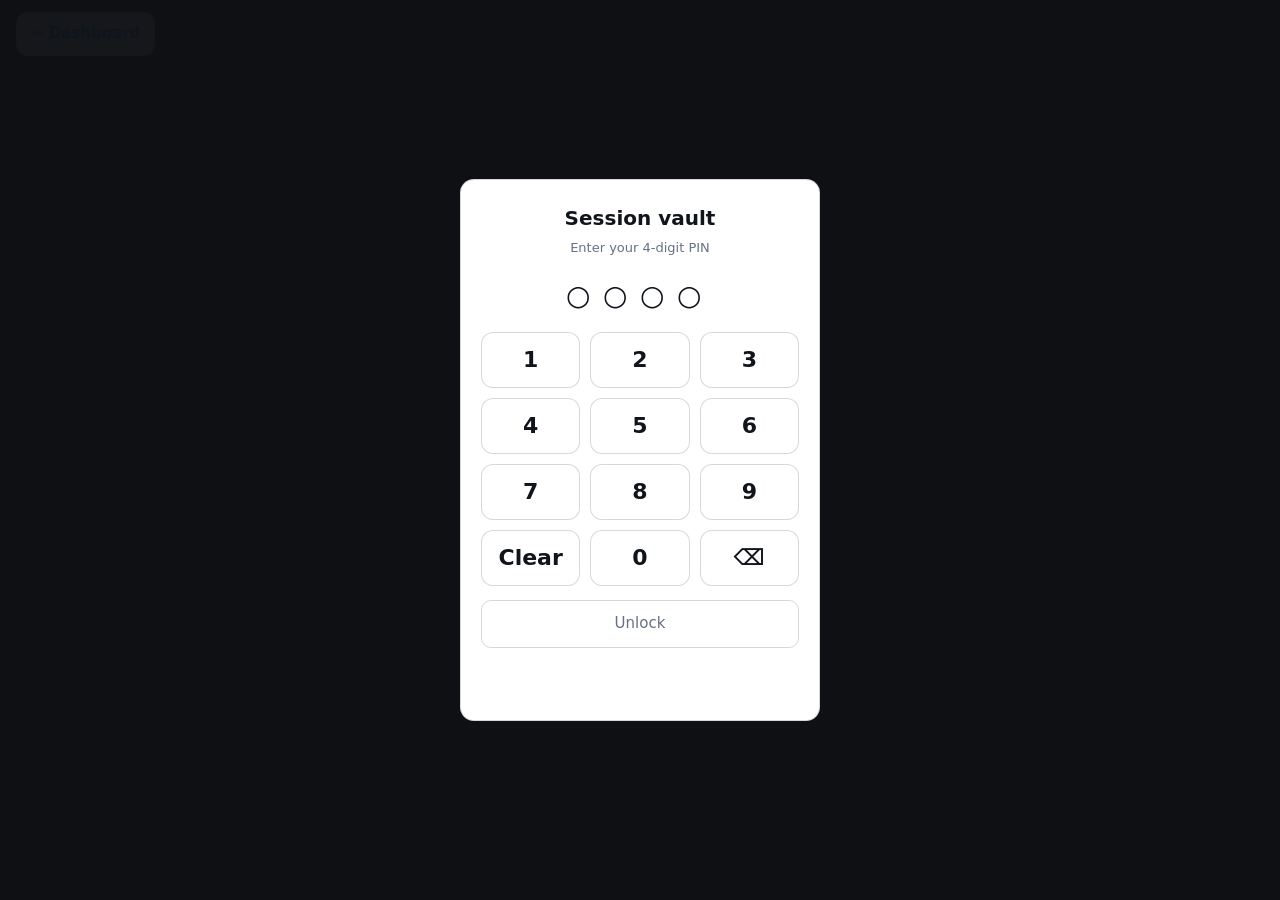
<file: companion/index.html>
<!DOCTYPE html>
<html lang="en-CA">
<head>
  <meta charset="utf-8">
  <meta name="viewport" content="width=device-width, initial-scale=1, viewport-fit=cover">
  <meta name="theme-color" content="#05070a">
  <meta name="apple-mobile-web-app-capable" content="yes">
  <meta name="description" content="PIN-gated companion continuity for Tesla drive mode.">
  <title>Session vault</title>
  <link rel="stylesheet" href="styles.css">
</head>
<body>
  <a class="back-link pin-back" href="../" aria-label="Return to dashboard">← Dashboard</a>

  <div id="pin-gate" aria-hidden="false">
    <div class="pin-card">
      <h1>Session vault</h1>
      <p>Enter your 4-digit PIN</p>
      <div class="pin-display" id="pin-display" aria-live="polite">••••</div>
      <div class="pin-grid" id="pin-grid">
        <button type="button" data-digit="1">1</button>
        <button type="button" data-digit="2">2</button>
        <button type="button" data-digit="3">3</button>
        <button type="button" data-digit="4">4</button>
        <button type="button" data-digit="5">5</button>
        <button type="button" data-digit="6">6</button>
        <button type="button" data-digit="7">7</button>
        <button type="button" data-digit="8">8</button>
        <button type="button" data-digit="9">9</button>
        <button type="button" data-action="clear">Clear</button>
        <button type="button" data-digit="0">0</button>
        <button type="button" data-action="back">⌫</button>
      </div>
      <div class="pin-actions">
        <button type="button" id="pin-submit">Unlock</button>
      </div>
      <p id="pin-error" style="color:var(--red);font-size:13px;min-height:18px;margin-top:12px"></p>
    </div>
  </div>

  <div id="app-shell" class="hidden">
    <header class="topbar">
      <a class="back-link" href="../" aria-label="Return to dashboard">← Dashboard</a>
      <h1 id="view-title">Universe</h1>
      <span class="status-dot" aria-hidden="true"></span>
    </header>

    <section class="tab-panel on" id="tab-universe" data-tab="Universe">
      <div class="chips" id="mode-chips">
        <button type="button" class="chip on" data-mode="walk">Walk in</button>
        <button type="button" class="chip" data-mode="date">Date night</button>
        <button type="button" class="chip" data-mode="roam">Free roam</button>
      </div>
      <div class="card" id="scene-card" style="display:none">
        <h3 id="scene-venue">—</h3>
        <div class="scene-box" id="scene-text"></div>
        <div class="btn-row">
          <button type="button" class="btn btn-ghost btn-sm" id="scene-next">Next line</button>
          <button type="button" class="btn btn-ghost btn-sm" id="scene-speak">Speak</button>
        </div>
      </div>
      <h2 class="sec-head">Metro Vancouver pins</h2>
      <div class="venue-list" id="venue-list"></div>
    </section>

    <section class="tab-panel" id="tab-feed" data-tab="Feed">
      <h2 class="sec-head">Continuity feed</h2>
      <div class="chips" id="feed-filter-chips">
        <button type="button" class="chip on" data-feed="all">All</button>
        <button type="button" class="chip" data-feed="chat">Chats</button>
        <button type="button" class="chip" data-feed="scene">Scenes</button>
        <button type="button" class="chip" data-feed="note">Notes</button>
      </div>
      <div id="feed-list"><p class="card" style="color:var(--muted)">No moments yet — chat or visit a venue.</p></div>
    </section>

    <section class="tab-panel" id="tab-chats" data-tab="Chats">
      <div class="chat-head">
        <div class="sec-head" id="chat-active-name" style="margin:0">With companion</div>
        <button type="button" class="btn btn-ghost btn-sm" id="chat-clear">Clear</button>
      </div>
      <div class="chips" id="chat-person-chips"></div>
      <div class="chat-log" id="chat-log"></div>
      <div class="chat-compose">
        <textarea id="chat-input" placeholder="Type a message…" rows="3"></textarea>
        <div class="btn-row">
          <button type="button" class="btn btn-primary" id="chat-send">Send</button>
          <button type="button" class="btn btn-ghost" id="chat-offline">Offline scene</button>
          <button type="button" class="btn btn-ghost" id="voice-btn" style="display:none">🎙 Hold to talk</button>
        </div>
        <div id="voice-hint" class="voice-hint hidden"></div>
      </div>
    </section>

    <section class="tab-panel" id="tab-people" data-tab="People">
      <h2 class="sec-head">Companions</h2>
      <div class="people-grid" id="people-list"></div>
      <div class="card" id="add-companion-card">
        <h3>Add companion</h3>
        <label class="set-label" style="display:block">
          <div class="t">Name</div>
          <input type="text" class="set-input" id="add-name" autocomplete="off">
        </label>
        <label class="set-label" style="display:block;margin-top:12px">
          <div class="t">Vibe</div>
          <input type="text" class="set-input" id="add-vibe" placeholder="Warm, curious, steady">
        </label>
        <label class="set-label" style="display:block;margin-top:12px">
          <div class="t">Avatar emoji</div>
          <input type="text" class="set-input" id="add-avatar" placeholder="🌿" maxlength="4">
        </label>
        <label class="set-label" style="display:block;margin-top:12px">
          <div class="t">Traits (comma-separated)</div>
          <input type="text" class="set-input" id="add-traits" placeholder="listener, planner">
        </label>
        <button type="button" class="btn btn-primary btn-sm" id="add-companion-btn" style="margin-top:12px">Add companion</button>
      </div>
    </section>

    <section class="tab-panel" id="tab-settings" data-tab="Settings">
      <div class="card">
        <h2 class="sec-head">Cloud chat</h2>
        <div class="chips" id="provider-chips">
          <button type="button" class="chip on" data-provider="openrouter">OpenRouter</button>
          <button type="button" class="chip" data-provider="openai">OpenAI</button>
          <button type="button" class="chip" data-provider="xai">xAI</button>
          <button type="button" class="chip" data-provider="custom">Custom</button>
        </div>
        <label class="set-label">
          <div class="t">API key</div>
          <div class="s">Stored only in this browser</div>
          <input type="password" class="set-input" id="set-api-key" autocomplete="off" spellcheck="false">
        </label>
        <label class="set-label" style="display:block;margin-top:12px">
          <div class="t">Model</div>
          <input type="text" class="set-input" id="set-model" placeholder="openrouter/auto">
        </label>
        <label class="set-label" style="display:block;margin-top:12px" id="custom-base-wrap">
          <div class="t">Custom base URL</div>
          <div class="s">OpenAI-compatible /v1 root</div>
          <input type="text" class="set-input" id="set-api-base" placeholder="https://api.example.com/v1">
        </label>
      </div>

      <div class="card">
        <h2 class="sec-head">Voice</h2>
        <div class="set-row">
          <div class="set-label">
            <div class="t">Voice input</div>
            <div class="s">Whisper-compatible transcription when mic works</div>
          </div>
          <label class="switch">
            <input type="checkbox" id="set-voice">
            <span class="switch-track"></span>
          </label>
        </div>
        <div id="voice-lock-hint" class="voice-hint hidden"></div>
      </div>

      <div class="card">
        <h2 class="sec-head">Private Gist vault</h2>
        <p style="color:var(--muted);font-size:13px;margin:0 0 12px">Sync <code>companion-memory-sync.json</code> with your iOS app via a secret Gist. Credentials stay on-device.</p>
        <div class="set-row">
          <div class="set-label">
            <div class="t">Auto-sync on unlock</div>
            <div class="s">Pull vault when you open Session vault</div>
          </div>
          <label class="switch">
            <input type="checkbox" id="set-auto-sync" checked>
            <span class="switch-track"></span>
          </label>
        </div>
        <label class="set-label" style="display:block">
          <div class="t">Gist ID</div>
          <input type="text" class="set-input" id="set-gist-id" autocomplete="off" spellcheck="false">
        </label>
        <label class="set-label" style="display:block;margin-top:12px">
          <div class="t">GitHub token</div>
          <div class="s">Fine-grained token with gist access</div>
          <input type="password" class="set-input" id="set-gist-token" autocomplete="off" spellcheck="false">
        </label>
        <div class="btn-row">
          <button type="button" class="btn btn-ghost btn-sm" id="vault-pull">Pull vault</button>
          <button type="button" class="btn btn-primary btn-sm" id="vault-push">Push vault</button>
        </div>
      </div>

      <div class="card">
        <h2 class="sec-head">PIN</h2>
        <label class="set-label" style="display:block">
          <div class="t">New 4-digit PIN</div>
          <input type="password" class="set-input" id="set-new-pin" inputmode="numeric" maxlength="4" autocomplete="off">
        </label>
        <button type="button" class="btn btn-ghost btn-sm" id="set-save-pin" style="margin-top:12px">Save PIN</button>
      </div>

      <div class="card">
        <h2 class="sec-head">Import / export</h2>
        <p style="color:var(--muted);font-size:13px;margin:0 0 8px">Paste JSON below (Tesla file pickers are unreliable).</p>
        <textarea class="set-textarea" id="import-area" placeholder="Paste package JSON…"></textarea>
        <div class="btn-row">
          <button type="button" class="btn btn-ghost btn-sm" id="import-btn">Import paste</button>
          <button type="button" class="btn btn-primary btn-sm" id="export-btn">Copy export</button>
        </div>
      </div>
    </section>

    <nav class="tabbar" id="tabbar" aria-label="Companion tabs">
      <button type="button" class="on" data-tab="universe">Universe</button>
      <button type="button" data-tab="feed">Feed</button>
      <button type="button" data-tab="chats">Chats</button>
      <button type="button" data-tab="people">People</button>
      <button type="button" data-tab="settings">Settings</button>
    </nav>
  </div>

  <div class="toast" id="toast" role="status"></div>

  <script src="sync.js"></script>
  <script src="app.js"></script>
</body>
</html>
</file>
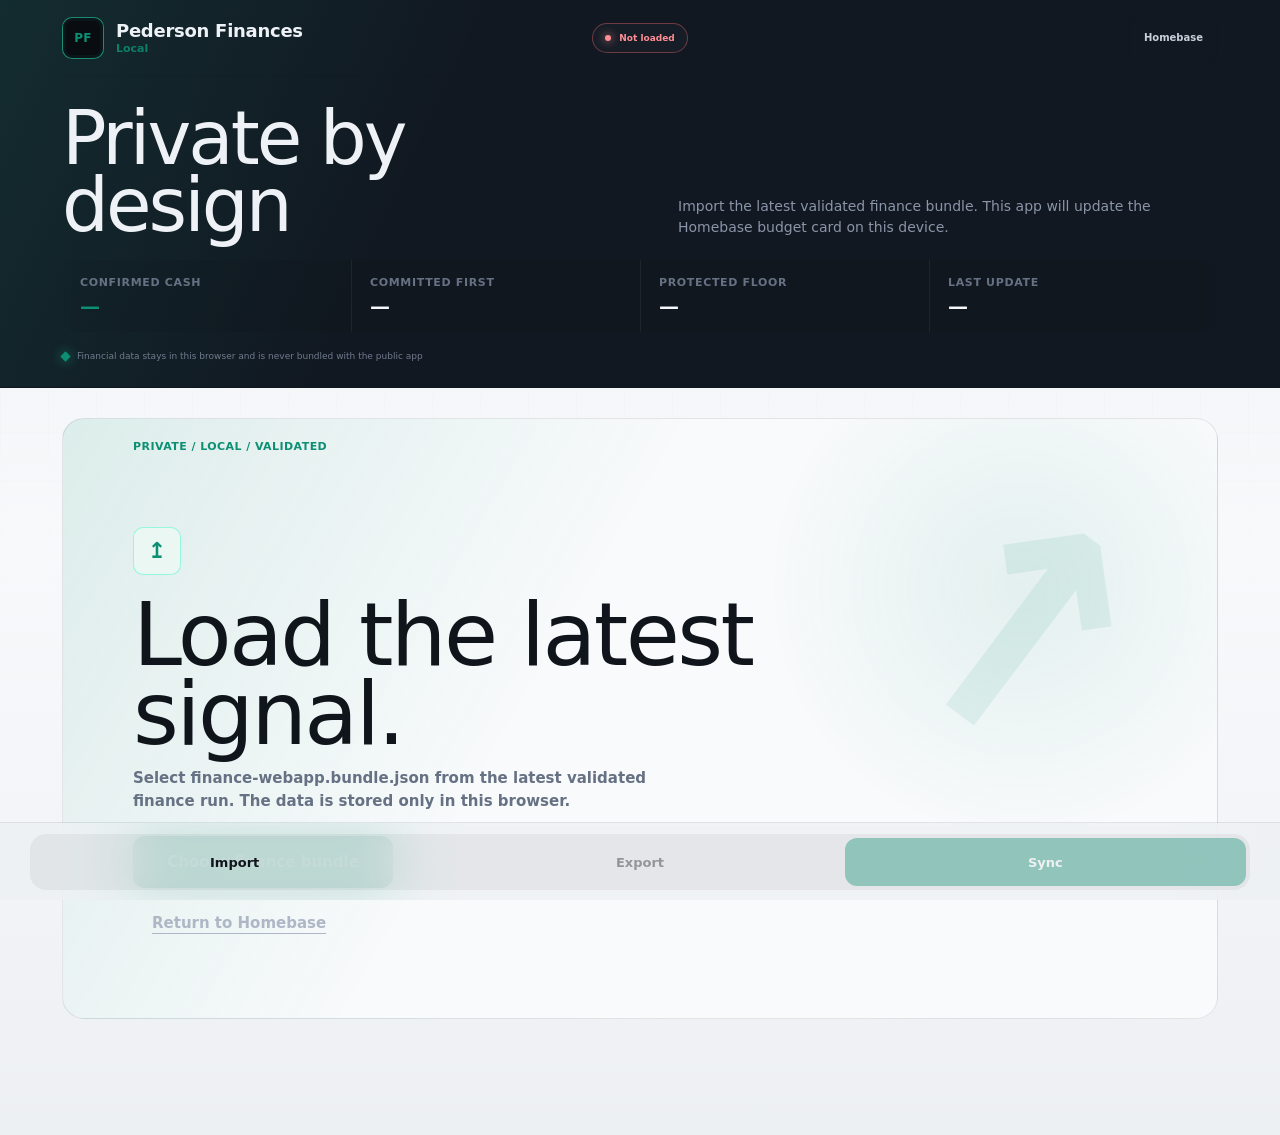
<file: finance/index.html>
<!doctype html>
<html lang="en-CA">
<head>
  <meta charset="utf-8">
  <meta name="viewport" content="width=device-width,initial-scale=1,viewport-fit=cover">
  <meta name="theme-color" content="#07090d">
  <meta name="apple-mobile-web-app-capable" content="yes">
  <meta name="apple-mobile-web-app-status-bar-style" content="black-translucent">
  <meta name="apple-mobile-web-app-title" content="Finances">
  <link rel="manifest" href="./manifest.webmanifest">
  <title>Pederson Finances</title>
  <style>
    :root{color-scheme:dark light;--ink:#eef2f7;--muted:#8b95a8;--bg:#05070a;--bg2:#0a0e14;--panel:#0d1219;--panel2:#121821;--line:rgba(255,255,255,.08);--line2:rgba(255,255,255,.15);--accent:#2af5c4;--accent-soft:rgba(42,245,196,.11);--accent-deep:#021712;--amber:#f2b84b;--red:#ff6b73;--shadow:0 18px 48px rgba(0,0,0,.44);--radius:14px;--display:-apple-system,BlinkMacSystemFont,"SF Pro Display","SF Pro Text","Segoe UI",system-ui,"Helvetica Neue",sans-serif;--ui:-apple-system,BlinkMacSystemFont,"SF Pro Display","SF Pro Text","Segoe UI",system-ui,"Helvetica Neue",sans-serif;--mono:ui-monospace,SFMono-Regular,"SF Mono",Menlo,Consolas,monospace}
    *{box-sizing:border-box}html{scroll-behavior:smooth;background:var(--bg)}body{margin:0;background:linear-gradient(180deg,var(--bg),var(--bg2) 50%,var(--bg));color:var(--ink);font:15px/1.45 var(--ui);-webkit-font-smoothing:antialiased;-webkit-text-size-adjust:100%}body::before{content:'';position:fixed;inset:0;pointer-events:none;background:linear-gradient(rgba(255,255,255,.018) 1px,transparent 1px),linear-gradient(90deg,rgba(255,255,255,.014) 1px,transparent 1px);background-size:48px 48px;mask-image:linear-gradient(to bottom,#000,transparent 72%)}
    button,a,.button{font-family:var(--ui)}button,.button{min-height:48px;border:0;border-radius:10px;padding:0 18px;display:inline-flex;align-items:center;justify-content:center;gap:8px;font-weight:800;cursor:pointer;text-decoration:none;transition:transform .15s,border-color .15s,background .15s}button:active,.button:active{transform:translateY(1px)}button:disabled{opacity:.38;cursor:not-allowed}.primary{background:var(--accent);color:var(--accent-deep);box-shadow:0 0 30px rgba(42,245,196,.13)}.secondary{background:transparent;color:var(--ink);border:1px solid var(--line2)}.ghost{background:transparent;color:inherit;padding-inline:12px;box-shadow:none}.danger{color:var(--red)}button:focus-visible,a:focus-visible{outline:2px solid var(--accent);outline-offset:3px}.sr-only{position:absolute;width:1px;height:1px;padding:0;margin:-1px;overflow:hidden;clip:rect(0,0,0,0);white-space:nowrap;border:0}
    .shell{min-height:100vh}.top{color:#eef2f7;background:#05070a;border-bottom:1px solid var(--line2);position:relative;overflow:hidden}.top::before{content:'';position:absolute;inset:0;background:linear-gradient(115deg,rgba(42,245,196,.08),transparent 33%),radial-gradient(700px 240px at 82% 0,rgba(42,245,196,.07),transparent 68%);pointer-events:none}.top::after{content:'';position:absolute;left:0;right:0;bottom:0;height:2px;background:linear-gradient(90deg,var(--accent) 0 14%,rgba(42,245,196,.2) 14% 34%,transparent 34%)}.top-inner,.main,.action-inner{max-width:1220px;margin:auto;position:relative}.top-inner{padding:calc(14px + env(safe-area-inset-top)) 22px 24px}.bar{display:grid;grid-template-columns:minmax(230px,1fr) auto minmax(230px,1fr);align-items:center;gap:18px;padding-bottom:14px;border-bottom:1px solid var(--line)}.brand{display:flex;align-items:center;gap:12px;min-width:0}.mark{width:42px;height:42px;border:1px solid rgba(42,245,196,.55);border-radius:10px;display:grid;place-items:center;background:#090d12;color:var(--accent);font:800 12px/1 var(--mono);letter-spacing:.08em;box-shadow:inset 0 0 0 3px rgba(42,245,196,.04)}.brand-lockup{display:flex;flex-direction:column;gap:3px;line-height:1}.brand strong{display:block;font:700 18px/1 var(--display);letter-spacing:-.025em}.brand small{display:block;font:700 9px/1 var(--mono);letter-spacing:.2em;text-transform:uppercase;color:var(--accent)}.bar-actions{justify-self:end;display:flex;gap:6px}.top .ghost{color:#c9d0dc;border:1px solid var(--line);border-radius:10px;min-height:48px;font:700 10px/1 var(--mono);letter-spacing:.08em;text-transform:uppercase}.status{display:inline-flex;align-items:center;justify-content:center;gap:8px;min-height:30px;border:1px solid var(--line2);background:rgba(255,255,255,.025);border-radius:999px;padding:6px 12px;font:700 9px/1 var(--mono);text-transform:uppercase;letter-spacing:.12em}.status::before{content:'';width:6px;height:6px;border-radius:50%;background:currentColor;box-shadow:0 0 10px currentColor}.status.current{border-color:rgba(42,245,196,.35);color:var(--accent)}.status.degraded{border-color:rgba(242,184,75,.38);color:var(--amber)}.status.blocked{border-color:rgba(255,107,115,.38);color:#ff8e95}
    .hero{display:grid;gap:20px;padding-top:24px}.hero-copy{display:grid;grid-template-columns:minmax(0,1fr) minmax(280px,540px);align-items:end;gap:28px}.hero-copy h1{font:700 clamp(38px,6vw,74px)/.9 var(--display);letter-spacing:-.055em;margin:0;font-variant-numeric:tabular-nums}.hero-copy p{margin:0;color:#8b95a8;font-size:13px;font-weight:600;line-height:1.65}.hero-metrics{display:grid;grid-template-columns:repeat(4,minmax(0,1fr));border:1px solid var(--line2);border-radius:12px;overflow:hidden;background:rgba(7,10,14,.72)}.hero-metric{min-width:0;padding:14px 16px;border-left:1px solid var(--line);scroll-snap-align:start}.hero-metric:first-child{border-left:0}.hero-metric small{display:block;color:#707b8e;font:700 9px/1.2 var(--mono);text-transform:uppercase;letter-spacing:.11em;white-space:nowrap;overflow:hidden;text-overflow:ellipsis}.hero-metric b{display:block;margin-top:7px;font:700 clamp(14px,2vw,20px)/1 var(--display);font-variant-numeric:tabular-nums;color:#f5f7fa;white-space:nowrap;overflow:hidden;text-overflow:ellipsis}.privacy{display:flex;align-items:center;gap:8px;color:#707b8e;font:600 9px/1.4 var(--mono);letter-spacing:.035em;text-transform:uppercase}.privacy-dot{width:7px;height:7px;border:1px solid var(--accent);transform:rotate(45deg);background:var(--accent);box-shadow:0 0 12px rgba(42,245,196,.5)}
    .main{padding:26px 22px 112px}.section-head{display:flex;align-items:end;justify-content:space-between;gap:12px;margin:30px 2px 10px;padding-bottom:9px;border-bottom:1px solid var(--line2)}.section-head h2{margin:0;font:700 11px/1 var(--mono);letter-spacing:.15em;text-transform:uppercase;color:var(--accent)}.section-head span{font:600 10px/1 var(--mono);letter-spacing:.04em;text-transform:uppercase;color:var(--muted)}.grid{display:grid;gap:12px}.card{background:linear-gradient(145deg,var(--panel),rgba(10,14,20,.88));border:1px solid var(--line);border-radius:var(--radius);box-shadow:0 8px 24px rgba(0,0,0,.18);padding:18px}.card h3{margin:0;font-size:13px}.card-label{display:flex;align-items:center;justify-content:space-between;gap:10px;color:var(--muted);font:700 10px/1 var(--mono);letter-spacing:.1em;text-transform:uppercase}.metric-value{font:700 clamp(32px,7vw,48px)/1 var(--display);letter-spacing:-.045em;margin:16px 0 6px;font-variant-numeric:tabular-nums}.metric-note{font-size:12px;color:var(--muted);font-weight:600}
    .health{display:grid;grid-template-columns:repeat(3,1fr);gap:1px;margin-top:17px;border:1px solid var(--line);border-radius:10px;overflow:hidden;background:var(--line)}.health div{background:var(--panel2);padding:11px;min-width:0}.health small{display:block;color:var(--muted);white-space:nowrap;overflow:hidden;text-overflow:ellipsis;font:700 9px/1 var(--mono);text-transform:uppercase;letter-spacing:.08em}.health b{display:block;font:700 11px/1.2 var(--mono);text-transform:uppercase;margin-top:6px}.good{color:var(--accent)}.warn{color:var(--amber)}.bad{color:var(--red)}
    .budget{padding:17px 0;border-top:1px solid var(--line)}.budget:first-child{border-top:0;padding-top:0}.budget:last-child{padding-bottom:0}.budget-row{display:flex;justify-content:space-between;align-items:end;gap:14px}.budget-row b{font:700 13px/1.2 var(--ui)}.budget-row b:last-child{text-align:right;font-family:var(--mono);font-size:11px;text-transform:uppercase}.budget small{display:block;color:var(--muted);margin-top:5px;font:600 10px/1.3 var(--mono);text-transform:uppercase}.track{height:15px;background:#05070a;border-radius:5px;margin-top:12px;overflow:hidden;border:1px solid var(--line2);box-shadow:inset 0 2px 5px rgba(0,0,0,.45)}.fill{height:100%;border-radius:3px;background:linear-gradient(90deg,#16b995,var(--accent));box-shadow:0 0 14px rgba(42,245,196,.2)}.fill.warn{background:linear-gradient(90deg,#b77a1e,var(--amber));box-shadow:none}.fill.bad{background:linear-gradient(90deg,#bd3f48,var(--red));box-shadow:none}
    .rows{display:grid;padding:7px}.row{position:relative;display:grid;grid-template-columns:minmax(0,1fr) auto;gap:12px;align-items:center;padding:13px 13px 13px 17px;border-top:1px solid var(--line)}.row::before{content:'';position:absolute;left:0;top:9px;bottom:9px;width:3px;border-radius:2px;background:var(--accent);box-shadow:0 0 10px rgba(42,245,196,.25)}.row:first-child{border-top:0}.row strong{display:block;font-weight:750}.row small{display:block;color:var(--muted);margin-top:4px;font:600 10px/1.4 var(--mono)}.amount{text-align:right;font:700 17px/1 var(--display);font-variant-numeric:tabular-nums}.pill{display:inline-flex;border-radius:5px;padding:4px 7px;font:700 9px/1 var(--mono);letter-spacing:.05em;background:var(--accent-soft);color:var(--accent);text-transform:uppercase}
    .alerts{display:grid;gap:7px}.alert{border-radius:8px;padding:12px 14px;background:rgba(242,184,75,.07);border:1px solid rgba(242,184,75,.16);border-left:4px solid var(--amber);color:#e7c580}.alert.high{background:rgba(255,107,115,.07);border-color:rgba(255,107,115,.16);border-left-color:var(--red);color:#ffabb0}.alert p{margin:0;font-weight:700}.alert small{display:block;margin-top:4px;font:600 9px/1 var(--mono);letter-spacing:.09em;text-transform:uppercase;opacity:.72}.empty{position:relative;min-height:clamp(390px,55vh,610px);display:flex;flex-direction:column;align-items:flex-start;justify-content:flex-end;overflow:hidden;padding:clamp(26px,6vw,70px);border:1px solid var(--line2);border-radius:14px;background:linear-gradient(120deg,rgba(42,245,196,.11),transparent 38%),radial-gradient(circle at 83% 28%,rgba(42,245,196,.12),transparent 23%),#090d12}.empty::before{content:'PRIVATE / LOCAL / VALIDATED';position:absolute;top:22px;left:clamp(26px,6vw,70px);color:var(--accent);font:700 9px/1 var(--mono);letter-spacing:.18em}.empty::after{content:'↗';position:absolute;right:6%;top:11%;color:rgba(42,245,196,.12);font:700 clamp(130px,24vw,300px)/1 var(--display);transform:rotate(-8deg)}.empty-icon{position:relative;z-index:1;width:48px;height:48px;margin:0 0 20px;border:1px solid rgba(42,245,196,.45);border-radius:10px;display:grid;place-items:center;background:#0b1515;color:var(--accent);font:700 22px/1 var(--display)}.empty h2{position:relative;z-index:1;max-width:850px;margin:0 0 14px;font:700 clamp(42px,8vw,88px)/.9 var(--display);letter-spacing:-.055em}.empty p{position:relative;z-index:1;color:var(--muted);max-width:570px;margin:0 0 24px;font-weight:600}.empty-actions{position:relative;z-index:1;display:flex;align-items:center;gap:12px;flex-wrap:wrap}.empty-actions .primary{min-width:230px;min-height:52px}.empty-actions .secondary{min-height:48px;border-color:transparent;text-decoration:underline;text-underline-offset:5px;color:#aeb7c6}.fineprint{font-size:11px;color:var(--muted);margin:14px 4px 0;line-height:1.55}.hidden{display:none!important}details.card summary{cursor:pointer;font:700 10px/1 var(--mono);letter-spacing:.1em;text-transform:uppercase;color:var(--muted)}
    .actions{position:fixed;z-index:20;left:0;right:0;bottom:0;padding:10px max(14px,env(safe-area-inset-right)) calc(10px + env(safe-area-inset-bottom)) max(14px,env(safe-area-inset-left));background:rgba(5,7,10,.9);backdrop-filter:blur(22px);-webkit-backdrop-filter:blur(22px);border-top:1px solid var(--line2)}.action-inner{display:grid;grid-template-columns:repeat(3,minmax(0,1fr));gap:0;border:1px solid var(--line2);border-radius:12px;overflow:hidden;background:#090d12}.action-inner button{min-width:0;min-height:48px;border:0;border-left:1px solid var(--line2);border-radius:0;background:transparent;color:#aab3c2;font:700 10px/1 var(--mono);letter-spacing:.11em;text-transform:uppercase;padding:0 10px}.action-inner button:first-child{border-left:0}.action-inner .primary{background:var(--accent);color:var(--accent-deep);box-shadow:none;min-height:48px}.bar-actions .button{min-height:48px;min-width:48px;padding-inline:14px}.toast{position:fixed;z-index:40;left:50%;bottom:calc(86px + env(safe-area-inset-bottom));transform:translate(-50%,14px);padding:12px 16px;border-radius:10px;background:#10161e;color:#f4f6fb;font-weight:700;box-shadow:var(--shadow);border:1px solid var(--line2);opacity:0;pointer-events:none;transition:.2s}.toast.show{opacity:1;transform:translate(-50%,0)}
    @media(min-width:720px){.top-inner{padding-inline:32px}.main{padding:30px 32px 116px}.grid.two{grid-template-columns:repeat(2,minmax(0,1fr))}.grid.three{grid-template-columns:repeat(3,minmax(0,1fr))}}
    @media(max-width:719px){.top-inner{padding-inline:max(14px,env(safe-area-inset-left)) max(14px,env(safe-area-inset-right))}.bar{grid-template-columns:minmax(0,1fr) auto}.bar>.status{grid-column:1/-1;grid-row:2;justify-self:start}.bar-actions{grid-column:2}.brand strong{font-size:15px}.hero-copy{grid-template-columns:1fr;gap:12px}.hero-copy h1{font-size:clamp(38px,12vw,58px)}.privacy{font-size:8px}.main{padding-inline:max(12px,env(safe-area-inset-left)) max(12px,env(safe-area-inset-right))}.section-head{align-items:start}.section-head span{text-align:right;font-size:8px}.empty{min-height:500px;padding:58px 24px 28px}.empty::before{left:24px}.empty h2{font-size:clamp(40px,14vw,64px)}.empty-actions{width:100%}.empty-actions .primary{width:100%;min-height:52px}.health{grid-template-columns:1fr}.health div+div{border-top:1px solid var(--line)}.row{padding-right:8px}.amount{font-size:14px}}
    @media(max-width:540px){.hero-metrics{display:flex;overflow-x:auto;overflow-y:hidden;scroll-snap-type:x mandatory;-webkit-overflow-scrolling:touch;scrollbar-width:none}.hero-metrics::-webkit-scrollbar{display:none}.hero-metric{flex:0 0 auto;min-width:120px;padding:14px 16px}.hero-metric small{font-size:9px;letter-spacing:.06em}.hero-metric b{font-size:14px}}
    @media(max-width:380px){.action-inner{grid-template-columns:repeat(2,minmax(0,1fr))}.action-inner #syncBtn{grid-column:1/-1;order:-1;border-left:0;border-bottom:1px solid var(--line2);min-height:52px}.action-inner button{padding:0 8px;font-size:9px;letter-spacing:.08em}}
    @media(prefers-color-scheme:light){:root{--ink:#10151c;--muted:#667184;--bg:#edf0f3;--bg2:#f7f8fa;--panel:#f9fafb;--panel2:#eef1f4;--line:rgba(10,18,28,.09);--line2:rgba(10,18,28,.17);--accent:#0d8f74;--accent-soft:rgba(13,143,116,.1);--accent-deep:#f5fffc;--amber:#a96710;--red:#c43c47;--shadow:0 18px 48px rgba(22,31,42,.13)}body{background:linear-gradient(180deg,#edf0f3,#f8f9fb 48%,#edf0f3)}body::before{background:linear-gradient(rgba(10,18,28,.025) 1px,transparent 1px),linear-gradient(90deg,rgba(10,18,28,.02) 1px,transparent 1px);background-size:48px 48px}.top{background:#111821}.top::before{background:linear-gradient(115deg,rgba(42,245,196,.09),transparent 34%)}.card{background:linear-gradient(145deg,#fff,#f5f7f9)}.health div{background:#eef1f4}.track{background:#dfe4e8;box-shadow:inset 0 1px 3px rgba(10,18,28,.12)}.empty{background:linear-gradient(120deg,rgba(13,143,116,.12),transparent 42%),radial-gradient(circle at 83% 28%,rgba(13,143,116,.09),transparent 24%),#f8fafb}.empty::after{color:rgba(13,143,116,.09)}.empty-icon{background:#eaf7f3}.actions{background:rgba(237,240,243,.92)}.action-inner{background:#f8fafb}.action-inner button{color:#334052}.action-inner .primary{color:#fff}.toast{background:#111821}}
    /* CALM TYPE PASS (2026-07-20) — Apple/Tesla-smooth: pull back the
       ex-Syne 0.11–0.2em uppercase tracking, drop 800 -> 600/700 weights,
       relax negative letter-spacing on big numbers. Placed last so
       source-order wins without !important. */
    .brand strong{font-weight:700;letter-spacing:-.015em}
    .brand small{font-family:var(--ui);font-weight:600;letter-spacing:.06em}
    .mark{font-family:var(--ui);font-weight:700;letter-spacing:.02em}
    .top .ghost{font-family:var(--ui);font-weight:600;letter-spacing:.04em}
    .status{font-family:var(--ui);font-weight:600;letter-spacing:.06em}
    .hero-copy h1{font-weight:600;letter-spacing:-.02em}
    .hero-metric small{font-family:var(--ui);font-weight:600;letter-spacing:.06em}
    .hero-metric b{font-weight:600;letter-spacing:-.005em}
    .privacy{font-family:var(--ui);font-weight:500;letter-spacing:.04em}
    .section-head h2{font-family:var(--ui);font-weight:600;letter-spacing:.08em}
    .section-head span{font-family:var(--ui);font-weight:500;letter-spacing:.04em}
    .card-label{font-family:var(--ui);font-weight:600;letter-spacing:.06em}
    .metric-value{font-weight:600;letter-spacing:-.02em}
    .health small,.health b{font-family:var(--ui);font-weight:600;letter-spacing:.05em}
    .budget-row b:last-child{font-family:var(--ui);letter-spacing:.02em}
    .budget small{font-family:var(--ui);font-weight:500;letter-spacing:.04em}
    .row small{font-family:var(--ui);font-weight:500;letter-spacing:.02em}
    .amount{font-weight:600;letter-spacing:-.005em}
    .pill{font-family:var(--ui);font-weight:600;letter-spacing:.04em}
    .alert small{font-family:var(--ui);font-weight:500;letter-spacing:.05em}
    .empty::before{font-family:var(--ui);font-weight:600;letter-spacing:.08em}
    .empty h2{font-weight:600;letter-spacing:-.02em}
    .action-inner button{font-family:var(--ui);font-weight:600;letter-spacing:.05em}
    details.card summary{font-family:var(--ui);font-weight:600;letter-spacing:.06em}
    button,.button{font-weight:600}
  
    /* APPLE SIMPLICITY PASS (2026-07-20) — quiet wallet UI */
    :root{--spring:cubic-bezier(.32,.72,0,1);--ease:cubic-bezier(.25,.1,.25,1);--radius:18px}
    .top::after{height:1px;background:var(--line);opacity:.8}
    .top .ghost,.status,.section-head h2,.section-head span,.card-label,.brand small,.action-inner button,.privacy,.pill,.alert small,.empty::before{
      text-transform:none;letter-spacing:0
    }
    .brand small{font-size:11px;font-weight:600;opacity:.85}
    .hero-copy h1{font-weight:500;letter-spacing:-.035em}
    .hero-metrics{border:none;border-radius:16px;background:rgba(255,255,255,.04);gap:0}
    .hero-metric{border-left-color:rgba(255,255,255,.06)}
    .hero-metric small{font-size:11px;font-weight:600;color:var(--muted)}
    .card{border-radius:18px;box-shadow:none;border:1px solid var(--line)}
    .section-head{border-bottom-color:var(--line);margin-top:36px}
    .section-head h2{font-size:13px;font-weight:600;color:var(--muted);font-family:var(--ui)}
    .metric-value{font-weight:500;letter-spacing:-.03em}
    .track{height:8px;border-radius:999px;border:none;box-shadow:none;background:rgba(255,255,255,.08)}
    .fill{border-radius:999px;box-shadow:none}
    .row::before{width:2px;border-radius:1px;box-shadow:none;opacity:.7}
    .actions{
      background:rgba(5,7,10,.72);backdrop-filter:saturate(1.4) blur(28px);-webkit-backdrop-filter:saturate(1.4) blur(28px);
      border-top:1px solid transparent;box-shadow:0 -1px 0 var(--line)
    }
    .action-inner{border:none;border-radius:16px;background:rgba(255,255,255,.05);gap:4px;padding:4px}
    .action-inner button{border:none!important;border-radius:12px;font-size:13px;font-weight:600;letter-spacing:0;text-transform:none;color:var(--ink);min-height:48px}
    .action-inner .primary{border-radius:12px;box-shadow:none}
    button,.button{font-weight:600;border-radius:12px;transition:transform .18s var(--spring),background .15s,border-color .15s}
    button:active,.button:active{transform:scale(.97)}
    .primary{box-shadow:none}
    .empty{border-radius:22px;border:1px solid var(--line)}
    .empty::before{letter-spacing:.04em;font-size:11px}
    .empty h2{font-weight:500;letter-spacing:-.03em}
    .toast{border-radius:14px;font-weight:600}
    @media(prefers-color-scheme:light){
      .actions{background:rgba(237,240,243,.78)}
      .action-inner{background:rgba(12,16,22,.05)}
      .hero-metrics{background:rgba(12,16,22,.04)}
    }

  
    /* DESIGN DEPTH (2026-07-20) — Wallet moment: one number, then proof */
    .hero{padding-top:28px;gap:18px}
    .hero-copy h1{font-weight:500;letter-spacing:-.04em}
    .hero-copy p{max-width:36rem;font-size:14px;line-height:1.5;font-weight:500}
    .hero-metrics{
      margin-top:4px;
      -webkit-mask-image:linear-gradient(90deg,transparent 0,#000 12px,#000 calc(100% - 12px),transparent);
              mask-image:linear-gradient(90deg,transparent 0,#000 12px,#000 calc(100% - 12px),transparent);
    }
    .hero-metric{padding:16px 18px}
    .hero-metric:first-child b{color:var(--accent)}
    .section-head{margin-top:40px}
    .card{padding:20px}
    .metric-value{margin:14px 0 8px}
    .row{padding:15px 14px 15px 18px;min-height:56px;transition:background .15s}
    .row:active{background:rgba(255,255,255,.03)}
    .amount{font-weight:600;letter-spacing:-.02em}
    .empty{justify-content:center;align-items:flex-start;padding-top:clamp(48px,12vh,120px)}
    .empty h2{max-width:16ch}
    .empty p{font-size:15px;line-height:1.5;max-width:34rem}
    .empty-actions .primary{min-width:min(100%,260px);font-size:15px;font-weight:650;letter-spacing:0;text-transform:none}
    .action-inner .primary{font-weight:700}
    .toast{bottom:calc(92px + env(safe-area-inset-bottom))}
    @media(max-width:719px){
      .hero-copy h1{font-size:clamp(42px,13vw,64px)}
      .bar-actions .button{min-width:48px}
    }

  </style>
</head>
<body>
<div class="shell">
  <header class="top">
    <div class="top-inner">
      <div class="bar">
        <div class="brand"><div class="mark">PF</div><div class="brand-lockup"><strong>Pederson Finances</strong><small>Local</small></div></div>
        <span class="status blocked" id="statusBadge">Not loaded</span>
        <div class="bar-actions">
          <button class="ghost hidden" id="installBtn" type="button">Install</button>
          <a class="button ghost" href="../ai/" aria-label="Open Homebase">Homebase</a>
        </div>
      </div>
      <div class="hero">
        <div class="hero-copy">
          <h1 id="heroValue">Private by design</h1>
          <p id="heroNote">Import the latest validated finance bundle. This app will update the Homebase budget card on this device.</p>
        </div>
        <div class="hero-metrics">
          <div class="hero-metric"><small>Confirmed cash</small><b id="cashMetric">—</b></div>
          <div class="hero-metric"><small>Committed first</small><b id="commitMetric">—</b></div>
          <div class="hero-metric"><small>Protected floor</small><b id="floorMetric">—</b></div>
          <div class="hero-metric"><small>Last update</small><b id="dateMetric">—</b></div>
        </div>
        <div class="privacy"><span class="privacy-dot"></span>Financial data stays in this browser and is never bundled with the public app</div>
      </div>
    </div>
  </header>

  <main class="main" id="mainContent">
    <section class="empty" id="emptyState">
      <div class="empty-icon">↥</div>
      <h2>Load the latest signal.</h2>
      <p>Select <strong>finance-webapp.bundle.json</strong> from the latest validated finance run. The data is stored only in this browser.</p>
      <div class="empty-actions"><button class="primary" type="button" data-import>Choose finance bundle</button><a class="button secondary" href="../ai/">Return to Homebase</a></div>
    </section>

    <div id="dashboard" class="hidden">
      <div class="section-head"><h2>Today’s position</h2><span id="syncLabel">Browser local</span></div>
      <div class="grid two">
        <section class="card">
          <div class="card-label"><span>Evidence health</span><span class="pill" id="runPill">—</span></div>
          <div class="health"><div><small>Balances</small><b id="healthBalances">—</b></div><div><small>Transactions</small><b id="healthTransactions">—</b></div><div><small>Statements</small><b id="healthStatements">—</b></div></div>
          <p class="fineprint">Build time is not data freshness. Blocked evidence never produces current spending guidance.</p>
        </section>
        <section class="card">
          <div class="card-label"><span>Next constraint</span><span class="pill" id="nextDate">Not scheduled</span></div>
          <div class="metric-value" id="nextAmount">—</div>
          <div class="metric-note" id="nextName">No validated obligation loaded</div>
        </section>
      </div>

      <div class="section-head"><h2>Category limits</h2><span>Actual against approved plan</span></div>
      <section class="card" id="budgetRows"></section>

      <div class="section-head"><h2>Accounts</h2><span id="accountCount">0 current balances</span></div>
      <section class="card rows" id="accountRows"></section>

      <div class="section-head"><h2>Needs attention</h2><span>Open validated alerts</span></div>
      <section class="card"><div class="alerts" id="alertRows"></div></section>

      <details class="card" style="margin-top:12px"><summary><strong>Data and privacy</strong></summary><p class="fineprint" id="provenance">No snapshot metadata.</p><button class="ghost danger" id="clearBtn" type="button">Clear finance data from this browser</button></details>
    </div>
  </main>

  <footer class="actions">
    <div class="action-inner"><button class="secondary" type="button" data-import>Import</button><button class="secondary" id="exportBtn" type="button" disabled>Export</button><button class="primary" id="syncBtn" type="button" disabled>Sync</button></div>
  </footer>
</div>
<input type="file" id="fileInput" accept="application/json,.json" hidden>
<div class="sr-only" id="liveStatus" aria-live="polite" aria-atomic="true"></div>
<div class="toast" id="toast" role="status" aria-hidden="true"></div>

<script>
(function(){
  'use strict';
  var GLANCE_KEY='homebase_finance_glance_v1';
  var BUNDLE_KEY='pederson_finance_webapp_bundle_v1';
  var CHANNEL='homebase-sync-v1';
  var IMPORT_ERR="That file isn't a recognized finance bundle — export a fresh one from Money";
  var channel=null,deferredInstall=null,currentBundle=null;
  var $=function(id){return document.getElementById(id)};
  var money=new Intl.NumberFormat('en-CA',{style:'currency',currency:'CAD',maximumFractionDigits:2});

  function esc(value){return String(value==null?'':value).replace(/[&<>"']/g,function(c){return {'&':'&amp;','<':'&lt;','>':'&gt;','"':'&quot;',"'":'&#39;'}[c]})}
  function asMoney(value){if(value==null||value==='')return 'Unverified';if(typeof value==='string'&&/[$€£]/.test(value))return value;var n=Number(value);return Number.isFinite(n)?money.format(n):String(value)}
  function shortDate(value){if(!value)return '—';var d=new Date(value);return Number.isNaN(d.getTime())?'—':new Intl.DateTimeFormat('en-CA',{month:'short',day:'numeric'}).format(d)}
  function stampNow(){return new Intl.DateTimeFormat('en-CA',{month:'short',day:'numeric',hour:'numeric',minute:'2-digit'}).format(new Date())}
  function stateClass(value){value=String(value||'').toLowerCase();return value==='current'||value==='available'||value==='success'?'good':value==='degraded'||value==='stale'?'warn':'bad'}
  function announceStatus(message){$('liveStatus').textContent=message}
  function toast(message){announceStatus(message);var el=$('toast');el.textContent=message;el.classList.add('show');clearTimeout(toast.t);toast.t=setTimeout(function(){el.classList.remove('show')},2400)}

  function newestBalances(snapshot){
    var map={};(snapshot.balances||[]).forEach(function(b){var before=map[b.account_id];if(!before||Date.parse(b.as_of||0)>=Date.parse(before.as_of||0))map[b.account_id]=b});return map;
  }
  function glanceFromSnapshot(snapshot){
    var names={};(snapshot.accounts||[]).forEach(function(a){names[a.account_id]=a.display_name||a.account_id});
    var latest=newestBalances(snapshot);var ids=Object.keys(latest).sort(function(a,b){return Date.parse(latest[b].as_of||0)-Date.parse(latest[a].as_of||0)}).slice(0,5);var c=snapshot.cockpit||{};
    return {schema:'homebase.finance_glance.v1',title:'Pederson Finances',source:'Validated local Pederson finance snapshot',path_hint:'Homebase → Finance',open_url:'../finance/',as_of:c.as_of||snapshot.generated_at,status:c.state||((snapshot.run||{}).status)||'blocked',kpis:{safe_to_spend_cad:c.safe_to_spend_cad==null?null:c.safe_to_spend_cad,confirmed_cash_cad:c.confirmed_cash_cad==null?null:c.confirmed_cash_cad,committed_before_next_income_cad:c.committed_before_next_income_cad==null?null:c.committed_before_next_income_cad,floor_cad:c.floor_cad==null?null:c.floor_cad},accounts:ids.map(function(id){var b=latest[id];return {account:names[id]||id,amount_cad:b.amount_cad,as_of:b.as_of||b.captured_at||null,state:b.state||'unverified'}}),alerts:(snapshot.alerts||[]).filter(function(a){return a.status!=='resolved'}).map(function(a){return a.message||a.title}).filter(Boolean),budgets:c.category_budgets||[],notes:'Private browser-local glance. No financial values are published with the web-app shell.'};
  }
  function normalize(payload){
    if(payload&&payload.schema==='pederson.finance_webapp_bundle.v1'&&payload.glance)return payload;
    if(payload&&payload.schema==='homebase.finance_glance.v1')return {schema:'pederson.finance_webapp_bundle.v1',generated_at:payload.as_of,snapshot_id:null,privacy:'private_browser_import',glance:payload,snapshot:null};
    if(payload&&payload.schema_version==='2.0.0-alpha.1')return {schema:'pederson.finance_webapp_bundle.v1',generated_at:payload.generated_at,snapshot_id:payload.snapshot_id,privacy:'private_browser_import',glance:glanceFromSnapshot(payload),snapshot:payload};
    throw new Error(IMPORT_ERR);
  }
  function save(bundle,announce,kind){
    currentBundle=bundle;localStorage.setItem(BUNDLE_KEY,JSON.stringify(bundle));localStorage.setItem(GLANCE_KEY,JSON.stringify(bundle.glance));
    if(channel)channel.postMessage({type:'finance-glance-updated',glance:bundle.glance,at:Date.now()});
    try{if(window.opener&&window.opener!==window)window.opener.postMessage({type:'homebase:finance-glance',glance:bundle.glance},location.origin)}catch(e){}
    render();
    if(announce)toast(kind==='sync'?'Homebase synced · '+stampNow():'Finance bundle loaded · Homebase updated');
  }
  function load(){
    try{var bundle=JSON.parse(localStorage.getItem(BUNDLE_KEY)||'null');if(bundle)return normalize(bundle)}catch(e){}
    try{var glance=JSON.parse(localStorage.getItem(GLANCE_KEY)||'null');if(glance)return normalize(glance)}catch(e){}
    return null;
  }
  function mergeHomebaseGlance(glance){
    if(!glance||glance.schema!=='homebase.finance_glance.v1')return;
    currentBundle=currentBundle||load()||normalize(glance);
    currentBundle.glance=glance;
    localStorage.setItem(BUNDLE_KEY,JSON.stringify(currentBundle));
    render();toast('Updated from Homebase');
  }
  function accountRows(bundle){
    var glance=bundle.glance||{},snapshot=bundle.snapshot,names={},kinds={},rows=[];
    if(snapshot){(snapshot.accounts||[]).forEach(function(a){names[a.account_id]=a.display_name||a.account_id;kinds[a.account_id]=a.kind||'account'});var latest=newestBalances(snapshot);rows=Object.keys(latest).map(function(id){var b=latest[id];return {account:names[id]||id,kind:kinds[id],amount_cad:b.amount_cad,as_of:b.as_of||b.captured_at,state:b.state}}).sort(function(a,b){return String(a.account).localeCompare(String(b.account))})}
    else rows=(glance.accounts||[]).map(function(a){return Object.assign({kind:'account'},a)});
    return rows;
  }
  function render(){
    currentBundle=currentBundle||load();var has=!!(currentBundle&&currentBundle.glance);$('emptyState').classList.toggle('hidden',has);$('dashboard').classList.toggle('hidden',!has);$('exportBtn').disabled=!has;$('syncBtn').disabled=!has;
    if(!has)return;
    var g=currentBundle.glance,k=g.kpis||{},s=currentBundle.snapshot,c=(s&&s.cockpit)||{},status=g.status||'blocked';
    $('statusBadge').textContent=status;$('statusBadge').className='status '+status;
    $('heroValue').textContent=k.safe_to_spend_cad==null?'Unverified':asMoney(k.safe_to_spend_cad);
    $('heroNote').textContent=k.safe_to_spend_cad==null?'Spending guidance is blocked until required evidence is current.':'Safe to spend before the next confirmed income while protecting the approved floor.';
    $('cashMetric').textContent=asMoney(k.confirmed_cash_cad);$('commitMetric').textContent=asMoney(k.committed_before_next_income_cad);$('floorMetric').textContent=asMoney(k.floor_cad);$('dateMetric').textContent=shortDate(g.as_of);
    $('runPill').textContent=status;$('syncLabel').textContent='Homebase synced · '+shortDate(g.as_of);
    var capture=c.capture||{};[['healthBalances',capture.balances||status],['healthTransactions',capture.transactions||status],['healthStatements',capture.statements||'not loaded']].forEach(function(x){var el=$(x[0]);el.textContent=x[1];el.className=stateClass(x[1])});
    var next=c.next_obligation||null;$('nextAmount').textContent=next?asMoney(Math.abs(next.amount_cad)): '—';$('nextName').textContent=next?(next.name||'Validated obligation'):'No validated obligation loaded';$('nextDate').textContent=next?shortDate(next.due_date):'Not scheduled';
    var budgets=(s&&c.category_budgets)||g.budgets||[];$('budgetRows').innerHTML=budgets.length?budgets.map(function(b){var pct=Math.max(0,Math.min(100,Number(b.used_pct)||0)),cls=pct>=100?'bad':pct>=(Number(b.alert_threshold_pct)||80)?'warn':'';return '<div class="budget"><div class="budget-row"><div><b>'+esc(b.category)+'</b><small>'+esc(asMoney(b.spent_cad))+' spent of '+esc(asMoney(b.limit_cad))+'</small></div><b>'+esc(asMoney(b.remaining_cad))+' left</b></div><div class="track"><div class="fill '+cls+'" style="width:'+pct+'%"></div></div></div>'}).join(''):'<div class="metric-note">No approved category limits in this update.</div>';
    var accounts=accountRows(currentBundle);$('accountCount').textContent=accounts.length+' current balances';$('accountRows').innerHTML=accounts.length?accounts.map(function(a){return '<div class="row"><div><strong>'+esc(a.account)+'</strong><small><span class="pill">'+esc(a.kind||a.state||'account')+'</span> · '+esc(shortDate(a.as_of))+' · '+esc(a.state||'unverified')+'</small></div><div class="amount">'+esc(asMoney(a.amount_cad))+'</div></div>'}).join(''):'<div class="metric-note">No account balances in this update.</div>';
    var alerts=s?(s.alerts||[]).filter(function(a){return a.status!=='resolved'}).map(function(a){return {message:a.message||a.title,severity:a.severity||'medium',state:a.state||'unverified'}}):(g.alerts||[]).map(function(a){return {message:a,severity:'high',state:'unverified'}});$('alertRows').innerHTML=alerts.length?alerts.map(function(a){return '<div class="alert '+(a.severity==='high'||a.severity==='urgent'?'high':'')+'"><p>'+esc(a.message)+'</p><small>'+esc(a.severity)+' · '+esc(a.state)+'</small></div>'}).join(''):'<div class="metric-note">No open alerts.</div>';
    $('provenance').textContent='Snapshot '+(currentBundle.snapshot_id||'glance-only')+' · generated '+(currentBundle.generated_at||g.as_of||'unknown')+' · private browser import. The public app contains no balances or account data.';
  }
  function importFile(file){var reader=new FileReader();reader.onload=function(){var payload;try{payload=JSON.parse(reader.result)}catch(e){toast(IMPORT_ERR);return}try{save(normalize(payload),true,'import')}catch(e){toast(IMPORT_ERR)}};reader.onerror=function(){toast('Could not read that file')};reader.readAsText(file)}
  function exportBackup(){if(!currentBundle)return;var blob=new Blob([JSON.stringify(currentBundle,null,2)+'\n'],{type:'application/json'}),url=URL.createObjectURL(blob),a=document.createElement('a');a.href=url;a.download='pederson-finance-browser-backup.json';a.click();setTimeout(function(){URL.revokeObjectURL(url)},1000);toast('Private backup downloaded')}
  function clearData(){if(!confirm('Clear all finance data stored in this browser?\n\nThis wipes your imported bundle and the Homebase finance glance on this device. Your Money export files are not affected.'))return;localStorage.removeItem(BUNDLE_KEY);localStorage.removeItem(GLANCE_KEY);currentBundle=null;if(channel)channel.postMessage({type:'finance-glance-cleared'});render();toast('Finance data cleared from this browser')}

  document.querySelectorAll('[data-import]').forEach(function(b){b.addEventListener('click',function(){$('fileInput').click()})});$('fileInput').addEventListener('change',function(){var file=this.files&&this.files[0];this.value='';if(file)importFile(file)});$('syncBtn').addEventListener('click',function(){if(currentBundle)save(currentBundle,true,'sync')});$('exportBtn').addEventListener('click',exportBackup);$('clearBtn').addEventListener('click',clearData);
  window.addEventListener('storage',function(e){if(e.key===GLANCE_KEY&&e.newValue){try{mergeHomebaseGlance(JSON.parse(e.newValue))}catch(err){}}else if(e.key===BUNDLE_KEY){currentBundle=load();if(currentBundle)save(currentBundle,false);else render()}});
  try{channel=new BroadcastChannel(CHANNEL);channel.onmessage=function(e){if(e.data&&e.data.type==='finance-glance-updated')mergeHomebaseGlance(e.data.glance)}}catch(e){}
  window.addEventListener('beforeinstallprompt',function(e){e.preventDefault();deferredInstall=e;$('installBtn').classList.remove('hidden')});$('installBtn').addEventListener('click',function(){if(!deferredInstall)return;deferredInstall.prompt();deferredInstall.userChoice.finally(function(){deferredInstall=null;$('installBtn').classList.add('hidden')})});
  if('serviceWorker'in navigator&&location.protocol==='https:')navigator.serviceWorker.register('./sw.js').catch(function(){});
  currentBundle=load();if(currentBundle)save(currentBundle,false);else render();
})();
</script>
</body>
</html>
</file>
<file: companion/styles.css>
:root {
  color-scheme: dark light;
  --bg: #05070a;
  --bg2: #0a0e14;
  --panel: #0d1219;
  --line: rgba(255, 255, 255, 0.08);
  --line2: rgba(255, 255, 255, 0.14);
  --ink: #eef2f7;
  --muted: #8b95a8;
  --accent: #2af5c4;
  --accent-deep: #021712;
  --red: #ff6b73;
  --green: #2af5c4;
  --radius: 14px;
  --touch: 56px;
  --font: -apple-system, BlinkMacSystemFont, "Segoe UI", system-ui, "Helvetica Neue", sans-serif;
}

* { box-sizing: border-box; }

html, body {
  margin: 0;
  min-height: 100%;
  background: linear-gradient(180deg, var(--bg), var(--bg2));
  color: var(--ink);
  font: 15px/1.45 var(--font);
  -webkit-text-size-adjust: 100%;
}

button, input, textarea {
  font: inherit;
}

a { color: var(--accent); }

.hidden { display: none !important; }

#pin-gate {
  position: fixed;
  inset: 0;
  z-index: 100;
  display: flex;
  align-items: center;
  justify-content: center;
  padding: 24px;
  background: rgba(5, 7, 10, 0.96);
  backdrop-filter: blur(12px);
}

.pin-card {
  width: min(360px, 100%);
  background: var(--panel);
  border: 1px solid var(--line2);
  border-radius: var(--radius);
  padding: 24px 20px;
  text-align: center;
}

.pin-card h1 {
  margin: 0 0 6px;
  font-size: 20px;
  font-weight: 600;
}

.pin-card p {
  margin: 0 0 18px;
  color: var(--muted);
  font-size: 13px;
}

.pin-display {
  letter-spacing: 0.45em;
  font-size: 28px;
  font-weight: 700;
  min-height: 36px;
  margin-bottom: 16px;
}

.pin-grid {
  display: grid;
  grid-template-columns: repeat(3, 1fr);
  gap: 10px;
}

.pin-grid button {
  min-height: var(--touch);
  border: 1px solid var(--line2);
  border-radius: 12px;
  background: rgba(255, 255, 255, 0.03);
  color: var(--ink);
  font-size: 22px;
  font-weight: 600;
  cursor: pointer;
}

.pin-grid button:active { transform: scale(0.97); }

.pin-actions {
  display: flex;
  gap: 10px;
  margin-top: 14px;
}

.pin-actions button {
  flex: 1;
  min-height: 48px;
  border-radius: 10px;
  border: 1px solid var(--line2);
  background: transparent;
  color: var(--muted);
  cursor: pointer;
}

#app-shell { min-height: 100vh; padding-bottom: calc(72px + env(safe-area-inset-bottom)); }

.topbar {
  position: sticky;
  top: 0;
  z-index: 10;
  display: flex;
  align-items: center;
  gap: 12px;
  padding: calc(12px + env(safe-area-inset-top)) 16px 12px;
  background: rgba(5, 7, 10, 0.88);
  border-bottom: 1px solid var(--line);
  backdrop-filter: blur(16px);
}

.back-link {
  min-height: 44px;
  min-width: auto;
  padding: 0 14px;
  display: inline-flex;
  align-items: center;
  justify-content: center;
  gap: 6px;
  text-decoration: none;
  color: var(--ink);
  font-size: 15px;
  font-weight: 600;
  border: 1px solid var(--line2);
  border-radius: 10px;
  background: rgba(255, 255, 255, 0.03);
  flex-shrink: 0;
}

.back-link:active {
  transform: scale(0.98);
}

.pin-back {
  position: fixed;
  top: calc(12px + env(safe-area-inset-top));
  left: 16px;
  z-index: 101;
}

.topbar h1 {
  margin: 0;
  flex: 1;
  font-size: 17px;
  font-weight: 600;
}

.topbar .status-dot {
  width: 8px;
  height: 8px;
  border-radius: 50%;
  background: var(--accent);
  box-shadow: 0 0 10px var(--accent);
}

.tab-panel {
  display: none;
  padding: 16px;
}

.tab-panel.on { display: block; }

.sec-head {
  margin: 0 0 12px;
  font-size: 12px;
  font-weight: 600;
  letter-spacing: 0.06em;
  text-transform: uppercase;
  color: var(--accent);
}

.chips {
  display: flex;
  flex-wrap: wrap;
  gap: 8px;
  margin-bottom: 16px;
}

.chip {
  min-height: 44px;
  padding: 0 16px;
  border-radius: 999px;
  border: 1px solid var(--line2);
  background: transparent;
  color: var(--ink);
  font-size: 14px;
  font-weight: 600;
  cursor: pointer;
}

.chip.on {
  background: rgba(42, 245, 196, 0.12);
  border-color: rgba(42, 245, 196, 0.45);
  color: var(--accent);
}

.card {
  background: var(--panel);
  border: 1px solid var(--line);
  border-radius: var(--radius);
  padding: 16px;
  margin-bottom: 12px;
}

.card h3 {
  margin: 0 0 6px;
  font-size: 16px;
}

.card p {
  margin: 0;
  color: var(--muted);
  font-size: 13px;
}

.venue-list { display: grid; gap: 10px; }

.venue-card {
  display: grid;
  grid-template-columns: auto 1fr auto;
  gap: 12px;
  align-items: center;
  padding: 14px;
  border: 1px solid var(--line);
  border-radius: 12px;
  background: rgba(255, 255, 255, 0.02);
}

.venue-pin {
  width: 40px;
  height: 40px;
  border-radius: 10px;
  display: grid;
  place-items: center;
  background: rgba(42, 245, 196, 0.1);
  color: var(--accent);
  font-size: 18px;
}

.venue-meta small {
  display: block;
  color: var(--muted);
  font-size: 12px;
  margin-top: 2px;
}

.btn-row {
  display: flex;
  flex-wrap: wrap;
  gap: 8px;
  margin-top: 12px;
}

.btn {
  min-height: var(--touch);
  padding: 0 18px;
  border-radius: 12px;
  border: 0;
  font-weight: 600;
  cursor: pointer;
}

.btn-primary {
  background: var(--accent);
  color: var(--accent-deep);
}

.btn-ghost {
  background: transparent;
  border: 1px solid var(--line2);
  color: var(--ink);
}

.btn-sm {
  min-height: 44px;
  font-size: 14px;
}

.feed-item {
  padding: 14px 0;
  border-bottom: 1px solid var(--line);
}

.feed-item:last-child { border-bottom: 0; }

.feed-meta {
  display: flex;
  align-items: center;
  justify-content: space-between;
  gap: 10px;
  margin-bottom: 6px;
}

.feed-kind {
  font-size: 11px;
  font-weight: 700;
  letter-spacing: 0.04em;
  text-transform: uppercase;
  color: var(--accent);
}

.feed-item time {
  display: block;
  font-size: 11px;
  color: var(--muted);
}

.chat-head {
  display: flex;
  align-items: center;
  justify-content: space-between;
  gap: 12px;
  margin-bottom: 12px;
}

.visit-badge {
  display: inline-block;
  margin-left: 8px;
  padding: 2px 8px;
  border-radius: 999px;
  background: rgba(42, 245, 196, 0.12);
  color: var(--accent);
  font-size: 11px;
  font-weight: 700;
  vertical-align: middle;
}

.person-body { flex: 1; min-width: 0; }

.person-vibe {
  color: var(--muted);
  font-size: 13px;
  margin-top: 4px;
}

.person-stats {
  color: var(--muted);
  font-size: 12px;
  margin-top: 6px;
}

.person-card {
  display: flex;
  gap: 14px;
  align-items: center;
  padding: 14px;
  border: 1px solid var(--line);
  border-radius: 12px;
  cursor: pointer;
}

#add-companion-card h3 {
  margin: 0 0 12px;
  font-size: 16px;
}

.chat-log {
  display: flex;
  flex-direction: column;
  gap: 10px;
  max-height: 50vh;
  overflow-y: auto;
  margin-bottom: 12px;
  padding: 8px 0;
}

.bubble {
  max-width: 88%;
  padding: 12px 14px;
  border-radius: 14px;
  font-size: 14px;
  line-height: 1.4;
}

.bubble.user {
  align-self: flex-end;
  background: rgba(42, 245, 196, 0.14);
  border: 1px solid rgba(42, 245, 196, 0.25);
}

.bubble.bot {
  align-self: flex-start;
  background: rgba(255, 255, 255, 0.04);
  border: 1px solid var(--line);
}

.chat-compose {
  display: grid;
  gap: 10px;
}

.chat-compose textarea {
  width: 100%;
  min-height: 72px;
  padding: 12px;
  border-radius: 12px;
  border: 1px solid var(--line2);
  background: rgba(0, 0, 0, 0.25);
  color: var(--ink);
  resize: vertical;
}

.people-grid {
  display: grid;
  gap: 10px;
}

.person-card {
  display: flex;
  gap: 14px;
  align-items: center;
  padding: 14px;
  border: 1px solid var(--line);
  border-radius: 12px;
  cursor: pointer;
}

.person-card.on {
  border-color: rgba(42, 245, 196, 0.45);
  background: rgba(42, 245, 196, 0.06);
}

.person-avatar {
  width: 48px;
  height: 48px;
  border-radius: 12px;
  display: grid;
  place-items: center;
  font-size: 24px;
  background: rgba(255, 255, 255, 0.04);
}

.set-row {
  display: flex;
  align-items: center;
  justify-content: space-between;
  gap: 12px;
  padding: 14px 0;
  border-bottom: 1px solid var(--line);
}

.set-row:last-child { border-bottom: 0; }

.set-label .t { font-weight: 600; font-size: 14px; }
.set-label .s { font-size: 12px; color: var(--muted); margin-top: 2px; }

.set-input {
  width: 100%;
  min-height: 44px;
  padding: 10px 12px;
  border-radius: 10px;
  border: 1px solid var(--line2);
  background: rgba(0, 0, 0, 0.25);
  color: var(--ink);
  margin-top: 8px;
}

.set-textarea {
  width: 100%;
  min-height: 100px;
  padding: 10px 12px;
  border-radius: 10px;
  border: 1px solid var(--line2);
  background: rgba(0, 0, 0, 0.25);
  color: var(--ink);
  margin-top: 8px;
  font-family: ui-monospace, SFMono-Regular, Menlo, Consolas, monospace;
  font-size: 12px;
}

.switch {
  position: relative;
  width: 52px;
  height: 32px;
  flex-shrink: 0;
}

.switch input {
  opacity: 0;
  width: 0;
  height: 0;
}

.switch-track {
  position: absolute;
  inset: 0;
  border-radius: 999px;
  background: rgba(255, 255, 255, 0.12);
  cursor: pointer;
  transition: background 0.2s;
}

.switch-track::after {
  content: '';
  position: absolute;
  width: 26px;
  height: 26px;
  left: 3px;
  top: 3px;
  border-radius: 50%;
  background: #fff;
  transition: transform 0.2s;
}

.switch input:checked + .switch-track {
  background: rgba(42, 245, 196, 0.45);
}

.switch input:checked + .switch-track::after {
  transform: translateX(20px);
}

.voice-hint {
  padding: 12px;
  border-radius: 10px;
  background: rgba(255, 107, 115, 0.08);
  border: 1px solid rgba(255, 107, 115, 0.2);
  color: #ffabb0;
  font-size: 13px;
  margin-bottom: 12px;
}

.voice-hint.ok {
  background: rgba(42, 245, 196, 0.08);
  border-color: rgba(42, 245, 196, 0.2);
  color: var(--accent);
}

.tabbar {
  position: fixed;
  left: 0;
  right: 0;
  bottom: 0;
  z-index: 20;
  display: grid;
  grid-template-columns: repeat(5, 1fr);
  gap: 0;
  padding: 6px 8px calc(6px + env(safe-area-inset-bottom));
  background: rgba(5, 7, 10, 0.92);
  border-top: 1px solid var(--line2);
  backdrop-filter: blur(18px);
}

.tabbar button {
  min-height: var(--touch);
  border: 0;
  border-radius: 10px;
  background: transparent;
  color: var(--muted);
  font-size: 11px;
  font-weight: 600;
  cursor: pointer;
}

.tabbar button.on {
  color: var(--accent);
  background: rgba(42, 245, 196, 0.08);
}

.toast {
  position: fixed;
  left: 50%;
  bottom: calc(80px + env(safe-area-inset-bottom));
  transform: translateX(-50%) translateY(12px);
  padding: 12px 18px;
  border-radius: 10px;
  background: #10161e;
  border: 1px solid var(--line2);
  color: var(--ink);
  font-size: 13px;
  font-weight: 600;
  opacity: 0;
  pointer-events: none;
  transition: opacity 0.2s, transform 0.2s;
  z-index: 50;
}

.toast.show {
  opacity: 1;
  transform: translateX(-50%) translateY(0);
}

.scene-box {
  padding: 16px;
  border-radius: 12px;
  background: rgba(42, 245, 196, 0.06);
  border: 1px solid rgba(42, 245, 196, 0.18);
  font-size: 15px;
  line-height: 1.55;
}

@media (prefers-color-scheme: light) {
  :root {
    --bg: #edf0f3;
    --bg2: #f7f8fa;
    --panel: #fff;
    --line: rgba(10, 18, 28, 0.09);
    --line2: rgba(10, 18, 28, 0.16);
    --ink: #10151c;
    --muted: #667184;
    --accent: #0d8f74;
    --accent-deep: #f5fffc;
  }
}
</file>
